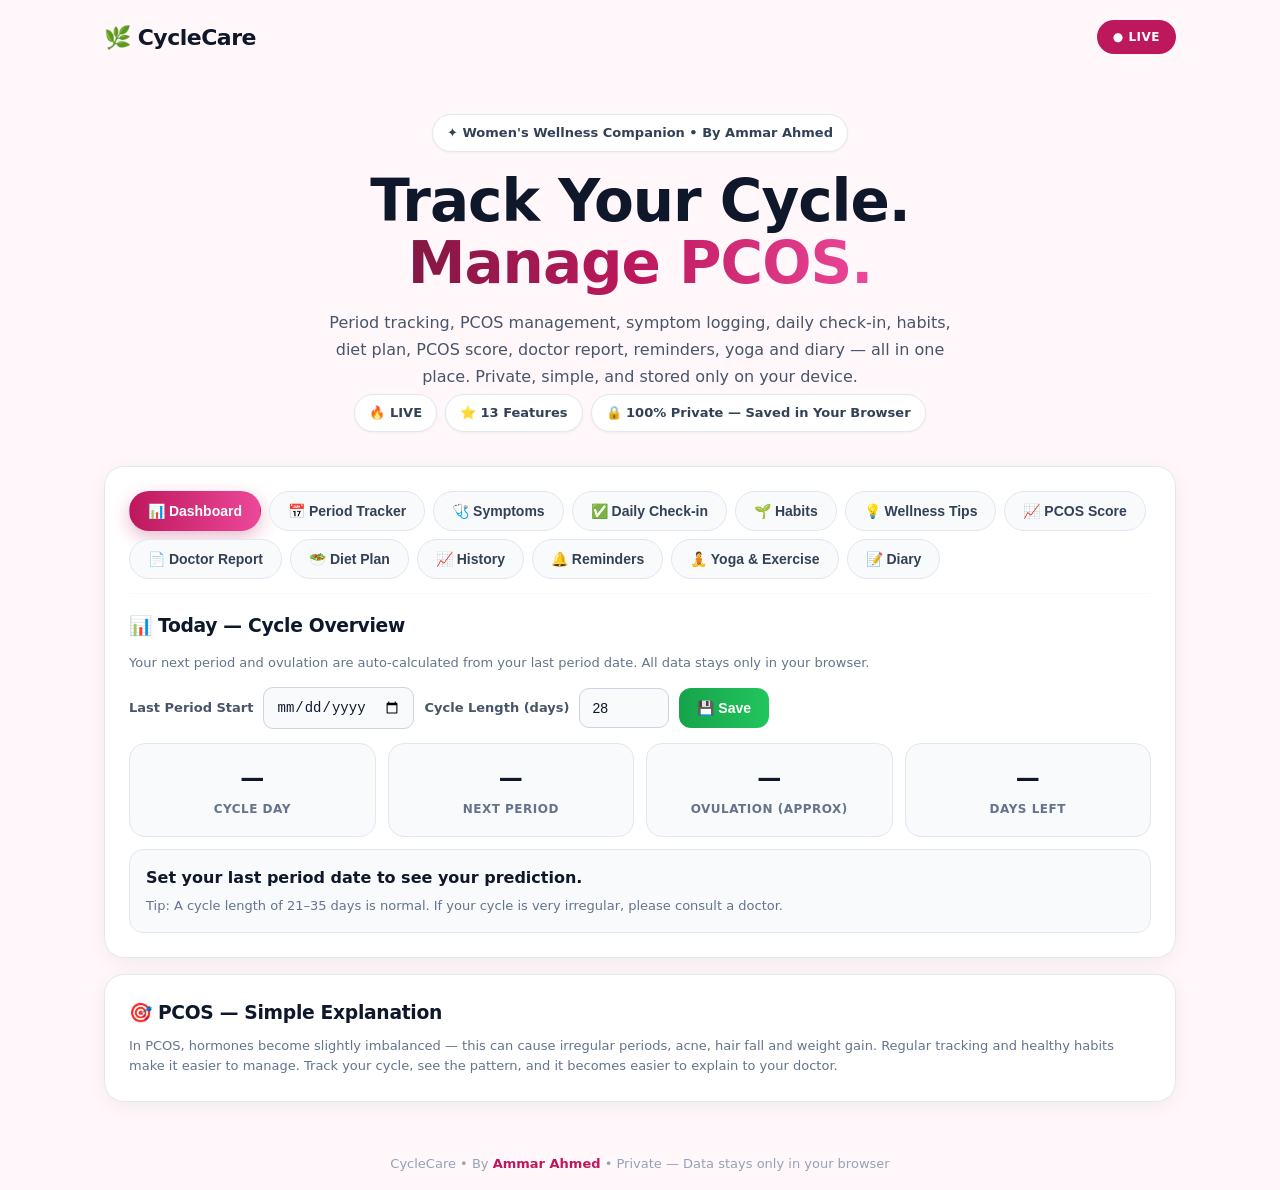
<file: index.html>
<!DOCTYPE html>
<html lang="en">
<head>
<meta charset="utf-8">
<meta name="viewport" content="width=device-width,initial-scale=1">
<title>CycleCare - PCOS Management - Ammar Ahmed</title>
<style>


*{box-sizing:border-box}body{margin:0;font-family:'Segoe UI',system-ui,-apple-system,sans-serif;background:#FFF7FA;color:#0F172A;min-height:100vh;line-height:1.5}
.topnav{max-width:1120px;margin:0 auto;padding:20px 24px;display:flex;justify-content:space-between;align-items:center}.logo{font-weight:800;font-size:22px;color:#0F172A;letter-spacing:-.5px}.logo span{color:#BE185D}.live{background:#BE185D;color:#fff;padding:8px 16px;border-radius:999px;font-weight:700;font-size:12px;letter-spacing:.5px}
.hero{max-width:1120px;margin:0 auto;padding:36px 24px 10px;text-align:center}.hero h1{font-size:clamp(38px,6vw,58px);line-height:1.08;margin:14px 0;letter-spacing:-1px;color:#0F172A}.hero h1 span{background:linear-gradient(90deg,#831843,#BE185D,#EC4899);-webkit-background-clip:text;-webkit-text-fill-color:transparent;background-clip:text}.hero p{color:#475569;max-width:640px;margin:0 auto;line-height:1.7;font-size:16px}
.pill{background:#fff;border:1px solid #E2E8F0;padding:8px 14px;border-radius:999px;font-size:13px;font-weight:600;display:inline-block;margin:4px;color:#334155;box-shadow:0 1px 3px rgba(0,0,0,.05)}
.wrap{max-width:1120px;margin:0 auto;padding:20px 24px}.card{background:#fff;border:1px solid #E2E8F0;border-radius:20px;padding:24px;margin-bottom:16px;box-shadow:0 4px 20px rgba(15,23,42,.06)}
.card h3{color:#0F172A;letter-spacing:-.3px}.tabs{display:flex;gap:8px;flex-wrap:wrap;margin-bottom:18px;padding-bottom:14px;border-bottom:1px solid #FFF7FA}.tab{padding:11px 18px;border-radius:999px;background:#F8FAFC;border:1px solid #E2E8F0;color:#334155;cursor:pointer;font-weight:700;font-size:14px;transition:.15s}.tab:hover{border-color:#FBCFE8;background:#FFF1F2}.tab.active{background:linear-gradient(90deg,#BE185D,#EC4899);border-color:transparent;color:#fff;box-shadow:0 6px 18px rgba(190,24,93,.3)}
.controls{display:flex;gap:10px;flex-wrap:wrap;align-items:center}.controls label{font-size:13px;color:#475569;font-weight:600}.controls select,.controls input[type=number],.controls input[type=date]{background:#F8FAFC;border:1px solid #CBD5E1;color:#0F172A;padding:11px 12px;border-radius:10px;font-size:14px;outline:none}.controls select:focus,.controls input:focus{border-color:#EC4899;box-shadow:0 0 0 3px rgba(236,72,153,.15)}
button{padding:12px 18px;border:none;border-radius:12px;background:linear-gradient(90deg,#BE185D,#EC4899);color:#fff;font-weight:700;cursor:pointer;font-size:14px;transition:.15s}button:hover{transform:translateY(-1px);box-shadow:0 8px 18px rgba(190,24,93,.25)}button.secondary{background:#334155}button.green{background:linear-gradient(90deg,#16A34A,#22C55E)}button.red{background:#7F1D1D}
.stats{display:flex;gap:12px;flex-wrap:wrap}.stat{flex:1;min-width:120px;background:#F8FAFC;border:1px solid #E2E8F0;border-radius:16px;padding:16px;text-align:center}.stat b{font-size:24px;display:block;color:#0F172A}.stat span{font-size:12px;color:#64748B;font-weight:600;text-transform:uppercase;letter-spacing:.5px}
.chip{display:inline-block;padding:9px 14px;border-radius:999px;background:#F8FAFC;border:1px solid #E2E8F0;margin:4px;cursor:pointer;font-size:13px;font-weight:600;color:#334155}.chip.on{background:linear-gradient(90deg,#BE185D,#EC4899);border-color:transparent;color:#fff}
.cal{display:grid;grid-template-columns:repeat(7,1fr);gap:6px;margin-top:12px}.day{background:#F8FAFC;border:1px solid #E2E8F0;border-radius:12px;padding:12px 4px;text-align:center;cursor:pointer;font-size:13px;font-weight:600;color:#334155}.day:hover{border-color:#EC4899}.day.period{background:linear-gradient(135deg,#DC2626,#F87171);color:#fff;border-color:transparent}.day.ovu{background:linear-gradient(135deg,#F59E0B,#FDE68A);color:#111}.day.today{outline:2px solid #EC4899;outline-offset:1px}
.list-box{background:#F8FAFC;border:1px solid #E2E8F0;border-radius:14px;padding:16px;min-height:80px;color:#0F172A}.small{font-size:13px;color:#64748B;line-height:1.6}.footer{text-align:center;color:#94A3B8;font-size:13px;padding:16px}.footer b{color:#BE185D}
.habit{display:flex;justify-content:space-between;align-items:center;background:#F8FAFC;border:1px solid #E2E8F0;border-radius:12px;padding:12px 14px;margin:8px 0;font-weight:600}


</style>
</head>
<body>
<div class="topnav"><div class="logo">🌿 CycleCare</div><div class="live">● LIVE</div></div>
<div class="hero"><div class="pill">✦ Women's Wellness Companion • By Ammar Ahmed</div><h1>Track Your Cycle.<br><span>Manage PCOS.</span></h1><p>Period tracking, PCOS management, symptom logging, daily check-in, habits, diet plan, PCOS score, doctor report, reminders, yoga and diary — all in one place. Private, simple, and stored only on your device.</p><div><span class="pill">🔥 LIVE</span><span class="pill">⭐ 13 Features</span><span class="pill">🔒 100% Private — Saved in Your Browser</span></div></div>
<div class="wrap">
<div class="card">
<div class="tabs" id="tabs">
<button class="tab active" type="button" data-tab="dashboard">📊 Dashboard</button>
<button class="tab" type="button" data-tab="tracker">📅 Period Tracker</button>
<button class="tab" type="button" data-tab="symptoms">🩺 Symptoms</button>
<button class="tab" type="button" data-tab="checkin">✅ Daily Check-in</button>
<button class="tab" type="button" data-tab="habits">🌱 Habits</button>
<button class="tab" type="button" data-tab="tips">💡 Wellness Tips</button>
<button class="tab" type="button" data-tab="score">📈 PCOS Score</button>
<button class="tab" type="button" data-tab="report">📄 Doctor Report</button>
<button class="tab" type="button" data-tab="diet">🥗 Diet Plan</button>
<button class="tab" type="button" data-tab="history">📈 History</button>
<button class="tab" type="button" data-tab="reminders">🔔 Reminders</button>
<button class="tab" type="button" data-tab="yoga">🧘 Yoga & Exercise</button>
<button class="tab" type="button" data-tab="diary">📝 Diary</button>
</div>

<div id="panel-dashboard" style="display:block">
<h3 style="margin:0">📊 Today — Cycle Overview</h3><p class="small">Your next period and ovulation are auto-calculated from your last period date. All data stays only in your browser.</p>
<div class="controls"><label>Last Period Start</label><input type="date" id="lastPeriod"><label>Cycle Length (days)</label><input type="number" id="cycleLen" value="28" min="21" max="45" style="width:90px"><button type="button" class="green" onclick="saveSettings()">💾 Save</button></div>
<div class="stats" style="margin-top:14px"><div class="stat"><b id="cycleDay">—</b><span>Cycle Day</span></div><div class="stat"><b id="nextPeriod">—</b><span>Next Period</span></div><div class="stat"><b id="ovuDay">—</b><span>Ovulation (Approx)</span></div><div class="stat"><b id="daysLeft">—</b><span>Days Left</span></div></div>
<div class="list-box" style="margin-top:12px"><b id="dashMsg">Set your last period date to see your prediction.</b><p class="small" id="dashTip" style="margin:6px 0 0">Tip: A cycle length of 21–35 days is normal. If your cycle is very irregular, please consult a doctor.</p></div>
</div>

<div id="panel-tracker" style="display:none">
<h3 style="margin:0">📅 Period Tracker — This Month</h3><p class="small">Click any date to mark Period / Clear. Red = Period, Yellow = Ovulation (approx).</p>
<div class="controls"><button type="button" onclick="prevMonth()">◀ Prev</button><b id="monthLabel"></b><button type="button" onclick="nextMonth()">Next ▶</button><button type="button" class="secondary" onclick="clearMarks()">🗑️ Clear Marks</button></div>
<div class="cal" id="calendar"></div><p class="small" id="calMsg">Tap a date to mark Period.</p>
</div>

<div id="panel-symptoms" style="display:none">
<h3 style="margin:0">🩺 Symptoms — How Do You Feel Today?</h3><p class="small">Click symptoms to select them, then press Save below.</p>
<div id="symptomChips"></div>
<div class="controls" style="margin-top:10px"><button type="button" class="green" onclick="saveSymptoms()">💾 Save Todays Symptoms</button><button type="button" class="secondary" onclick="clearSymptoms()">Clear</button></div>
<div class="list-box" style="margin-top:12px"><b>Saved:</b><p class="small" id="savedSymptoms">Nothing saved yet.</p></div>
</div>

<div id="panel-checkin" style="display:none">
<h3 style="margin:0">✅ Daily Check-in</h3><p class="small">Track Mood, Energy, Sleep, Water and Exercise daily — patterns become easy to understand.</p>
<div class="controls"><label>Mood</label><select id="mood"><option>😊 Happy</option><option>😐 Okay</option><option>😔 Low</option><option>😡 Irritated</option><option>😰 Anxious</option></select><label>Energy (1-10)</label><input type="number" id="energy" value="6" min="1" max="10" style="width:80px"><label>Sleep (hrs)</label><input type="number" id="sleep" value="7" min="0" max="14" style="width:80px"><label>Water (glasses)</label><input type="number" id="water" value="6" min="0" max="15" style="width:80px"></div>
<div class="controls" style="margin-top:10px"><label>Exercise</label><select id="exercise"><option>🚶 Walk</option><option>🧘 Yoga</option><option>🏃 Run</option><option>🏋️ Gym</option><option>❌ Rest Day</option></select><button type="button" class="green" onclick="saveCheckin()">💾 Save Check-in</button></div>
<div class="list-box" style="margin-top:12px"><b>Todays Check-in:</b><p class="small" id="savedCheckin">No check-in yet today.</p></div>
</div>

<div id="panel-habits" style="display:none">
<h3 style="margin:0">🌱 Healthy Habits for PCOS</h3><p class="small">Small daily habits — tick them off and build a streak.</p>
<div id="habitList"></div><p class="small" id="habitScore">Completed: 0 / 6</p>
</div>

<div id="panel-tips" style="display:none">
<h3 style="margin:0">💡 Wellness Tips</h3>
<div class="list-box"><b>🥗 Diet:</b><p class="small">Choose high-fibre foods, add protein to every meal, and limit sugary drinks. Whole grains and green vegetables help with PCOS.</p></div>
<div class="list-box" style="margin-top:10px"><b>🏃 Movement:</b><p class="small">Walk or do yoga for 30 minutes daily. Regular light exercise works better for PCOS than occasional heavy workouts.</p></div>
<div class="list-box" style="margin-top:10px"><b>😴 Sleep:</b><p class="small">Get 7-8 hours of sleep. Late nights and phone light can disturb hormones.</p></div>
<div class="list-box" style="margin-top:10px"><b>⚠️ When to See a Doctor:</b><p class="small">Missed period for 3+ months, very heavy bleeding, severe pain, or sudden weight gain / hair fall — please consult a doctor. This app is not medical advice.</p></div>
</div>

<div id="panel-score" style="display:none">
<h3 style="margin:0">📈 PCOS Score — Risk Check</h3><p class="small">6 simple questions. Answer honestly — this is only for awareness, not a diagnosis. It will show Low / Medium / High risk based on your score.</p>
<div id="scoreQuestions">
<div style="margin:10px 0"><b>1. Are your periods irregular? (Gap more than 35 days or missed often)</b><div><span class="chip" data-q="0" data-v="0" onclick="selectScore(0,0,this)">Regular (0)</span><span class="chip" data-q="0" data-v="1" onclick="selectScore(0,1,this)">Sometimes Irregular (1)</span><span class="chip" data-q="0" data-v="2" onclick="selectScore(0,2,this)">Often Irregular (2)</span><span class="chip" data-q="0" data-v="3" onclick="selectScore(0,3,this)">Very Irregular / Missed (3)</span></div></div>
<div style="margin:10px 0"><b>2. Do you have acne / oily skin often?</b><div><span class="chip" data-q="1" data-v="0" onclick="selectScore(1,0,this)">No (0)</span><span class="chip" data-q="1" data-v="1" onclick="selectScore(1,1,this)">Mild (1)</span><span class="chip" data-q="1" data-v="2" onclick="selectScore(1,2,this)">Moderate (2)</span><span class="chip" data-q="1" data-v="3" onclick="selectScore(1,3,this)">Severe (3)</span></div></div>
<div style="margin:10px 0"><b>3. Do you have unwanted hair growth (face / chest / back)?</b><div><span class="chip" data-q="2" data-v="0" onclick="selectScore(2,0,this)">No (0)</span><span class="chip" data-q="2" data-v="1" onclick="selectScore(2,1,this)">Little (1)</span><span class="chip" data-q="2" data-v="2" onclick="selectScore(2,2,this)">Noticeable (2)</span><span class="chip" data-q="2" data-v="3" onclick="selectScore(2,3,this)">A Lot (3)</span></div></div>
<div style="margin:10px 0"><b>4. Do you have hair fall / thinning hair?</b><div><span class="chip" data-q="3" data-v="0" onclick="selectScore(3,0,this)">No (0)</span><span class="chip" data-q="3" data-v="1" onclick="selectScore(3,1,this)">Little (1)</span><span class="chip" data-q="3" data-v="2" onclick="selectScore(3,2,this)">Moderate (2)</span><span class="chip" data-q="3" data-v="3" onclick="selectScore(3,3,this)">A Lot (3)</span></div></div>
<div style="margin:10px 0"><b>5. Weight gain / difficulty losing weight?</b><div><span class="chip" data-q="4" data-v="0" onclick="selectScore(4,0,this)">No (0)</span><span class="chip" data-q="4" data-v="1" onclick="selectScore(4,1,this)">Little (1)</span><span class="chip" data-q="4" data-v="2" onclick="selectScore(4,2,this)">Moderate (2)</span><span class="chip" data-q="4" data-v="3" onclick="selectScore(4,3,this)">A Lot (3)</span></div></div>
<div style="margin:10px 0"><b>6. Do you feel tired / mood swings / dark patches (neck / underarms)?</b><div><span class="chip" data-q="5" data-v="0" onclick="selectScore(5,0,this)">No (0)</span><span class="chip" data-q="5" data-v="1" onclick="selectScore(5,1,this)">Sometimes (1)</span><span class="chip" data-q="5" data-v="2" onclick="selectScore(5,2,this)">Often (2)</span><span class="chip" data-q="5" data-v="3" onclick="selectScore(5,3,this)">Always (3)</span></div></div>
</div>
<div class="controls" style="margin-top:12px"><button type="button" class="green" onclick="calcScore()">📊 Calculate My Score</button><button type="button" class="secondary" onclick="resetScore()">🔄 Reset</button></div>
<div class="list-box" style="margin-top:12px"><b id="scoreResult">Answer all 6 questions, then press Calculate.</b><p class="small" id="scoreDetail" style="margin:6px 0 0"></p><p class="small" id="scoreAdvice" style="margin:6px 0 0"></p></div>
<p class="small">⚠️ Note: This is not a medical diagnosis. Only a doctor can diagnose PCOS with tests (Ultrasound + Hormone tests).</p>
</div>

<div id="panel-report" style="display:none">
<h3 style="margin:0">📄 Doctor Report</h3><p class="small">Press one button — your full report with Period + Symptoms + Check-in + Habits + PCOS Score will be generated. Save it as Print / PDF and show it to your doctor.</p>
<div class="controls"><button type="button" class="green" onclick="generateReport()">📄 Generate Report</button><button type="button" onclick="window.print()">🖨️ Print / Save as PDF</button></div>
<div class="list-box" style="margin-top:12px" id="reportBox"><b>No report yet.</b><p class="small">Press Generate Report.</p></div>
<p class="small">Tip: In Print, choose Destination → Save as PDF to save it as a PDF.</p>
</div>

<div id="panel-diet" style="display:none">
<h3 style="margin:0">🥗 7-Day PCOS Diet Plan</h3><p class="small">Simple home food. High fibre + protein, low sugar. Select a day to see the full plan.</p>
<div class="controls"><select id="dietDay" onchange="renderDiet()"><option value="0">Monday</option><option value="1">Tuesday</option><option value="2">Wednesday</option><option value="3">Thursday</option><option value="4">Friday</option><option value="5">Saturday</option><option value="6">Sunday</option></select><button type="button" class="green" onclick="renderDiet()">Show Plan</button></div>
<div class="list-box" style="margin-top:12px" id="dietBox"></div>
<div class="list-box" style="margin-top:10px"><b>✅ Eat More:</b><p class="small">Green vegetables, fruits, whole grains, dal, eggs, curd, nuts, seeds, water.</p><b>❌ Avoid / Limit:</b><p class="small">Sugary drinks, junk food, maida / white bread, too much fried food, excess sweets.</p></div>
</div>

<div id="panel-history" style="display:none">
<h3 style="margin:0">📈 History & Progress</h3><p class="small">Your saved data from this browser — Period marks, check-ins, habits and PCOS score.</p>
<div class="controls"><button type="button" class="green" onclick="renderHistory()">🔄 Refresh History</button><button type="button" class="red" onclick="clearAllData()">🗑️ Clear All Data</button></div>
<div class="list-box" style="margin-top:12px" id="historyBox"></div>
<div class="list-box" style="margin-top:10px"><b>Cycle Pattern (Visual):</b><p class="small" id="historyBars">No data yet.</p><div id="historyBarVisual" style="display:flex;gap:4px;align-items:flex-end;height:60px;margin-top:8px"></div></div>
</div>

<div id="panel-reminders" style="display:none">
<h3 style="margin:0">🔔 Reminders</h3><p class="small">Set daily reminders for water and medicine. Reminders are saved in your browser.</p>
<div class="controls"><label>Water Goal (glasses)</label><input type="number" id="waterGoal" value="8" min="4" max="15" style="width:80px"><label>Medicine / Vitamin Time</label><input type="date" id="medDate"><input type="number" id="medTime" placeholder="e.g. 9 AM" style="width:110px"></div>
<div class="controls" style="margin-top:10px"><input type="number" id="waterDrank" value="0" min="0" max="20" style="width:90px"><button type="button" class="green" onclick="addWater()">💧 +1 Glass Water</button><button type="button" class="secondary" onclick="resetWater()">Reset Water</button><button type="button" class="green" onclick="saveReminder()">💾 Save Reminder</button></div>
<div class="list-box" style="margin-top:12px"><b>Today:</b><p class="small" id="reminderBox">Water: 0 glasses. Set your goal above.</p><p class="small" id="periodReminder">Period reminder will appear here after you set Last Period in Dashboard.</p></div>
</div>

<div id="panel-yoga" style="display:none">
<h3 style="margin:0">🧘 Yoga & Exercise for PCOS</h3><p class="small">Best 6 poses / exercises for PCOS — 10-15 minutes daily is enough. Stop if you feel pain.</p>
<div id="yogaList"></div>
</div>

<div id="panel-diary" style="display:none">
<h3 style="margin:0">📝 Personal Diary / Notes</h3><p class="small">Write anything — mood, pain, thoughts. Private, saved only in your browser.</p>
<div class="controls"><input type="date" id="diaryDate"><button type="button" class="green" onclick="saveDiary()">💾 Save Note</button><button type="button" class="secondary" onclick="clearDiary()">Clear</button></div>
<textarea id="diaryText" rows="5" style="width:100%;margin-top:10px;padding:12px;border-radius:12px;border:1px solid #E2E8F0;font-family:inherit;font-size:14px" placeholder="Today I feel..."></textarea>
<div class="list-box" style="margin-top:12px"><b>Saved Note:</b><p class="small" id="savedDiary">No note saved yet.</p></div>
</div>

</div>
<div class="card"><h3 style="margin:0 0 8px">🎯 PCOS — Simple Explanation</h3><p class="small" style="margin:0">In PCOS, hormones become slightly imbalanced — this can cause irregular periods, acne, hair fall and weight gain. Regular tracking and healthy habits make it easier to manage. Track your cycle, see the pattern, and it becomes easier to explain to your doctor.</p></div>
</div>
<div class="footer">CycleCare • By <b>Ammar Ahmed</b> • Private — Data stays only in your browser</div>
<script>
var symptomsList=['Cramps','Bloating','Mood Swings','Acne','Hair Fall','Fatigue','Headache','Back Pain','Nausea','Breast Tenderness','Cravings','Irregular Period'];
var selectedSymptoms=[];var marks={};var viewDate=new Date();
var habitsList=['🥗 Healthy Breakfast','💧 8 Glasses Water','🚶 30 Min Walk','🧘 10 Min Yoga / Stretch','😴 7+ Hrs Sleep','📵 No Phone 30 Min Before Sleep'];
var habitDone=[];var scoreAns=[-1,-1,-1,-1,-1,-1];
window.switchTab = function(tab){
  document.querySelectorAll('.tab').forEach(function(b){b.classList.toggle('active',b.getAttribute('data-tab')===tab)});
  document.querySelectorAll('[id^="panel-"]').forEach(function(el){el.style.display=(el.id==='panel-'+tab)?'block':'none';});
  if(tab==='tracker')renderCalendar();
  if(tab==='diet')renderDiet();
  if(tab==='history')renderHistory();
  if(tab==='yoga')renderYoga();
  if(tab==='reminders')updatePeriodReminder();
};
function selectScore(q,v,el){scoreAns[q]=v;document.querySelectorAll('.chip[data-q="'+q+'"]').forEach(function(c){c.classList.remove('on');});if(el)el.classList.add('on');}
function calcScore(){if(scoreAns.includes(-1)){alert('Please answer all 6 questions');return;}var total=scoreAns.reduce(function(a,b){return a+b},0);var level='',detail='',advice='';if(total<=4){level='🟢 LOW RISK — Score: '+total+' / 18';detail='Your answers show low signs of PCOS. Keep tracking your cycle and healthy habits.';advice='Advice: Continue healthy diet, 30 min walk daily, and track cycle regularly.';}else if(total<=9){level='🟡 MEDIUM RISK — Score: '+total+' / 18';detail='Some signs are present. It is good to track for 2-3 months and talk to a doctor.';advice='Advice: Track cycle + symptoms daily, avoid sugary drinks, sleep 7-8 hrs, and consult a doctor if irregularity continues.';}else{level='🔴 HIGH RISK — Score: '+total+' / 18';detail='Many signs are present. Please consult a doctor soon for proper tests.';advice='Advice: Book a doctor visit. Doctor may suggest Ultrasound + Hormone tests (LH, FSH, Testosterone). Do not self-diagnose.';}document.getElementById('scoreResult').innerText=level;document.getElementById('scoreDetail').innerText=detail;document.getElementById('scoreAdvice').innerText=advice;localStorage.setItem('cc_score',JSON.stringify({total:total,level:level,date:new Date().toISOString().slice(0,10)}));}
function resetScore(){scoreAns=[-1,-1,-1,-1,-1,-1];document.querySelectorAll('.chip[data-q]').forEach(function(c){c.classList.remove('on');});document.getElementById('scoreResult').innerText='Answer all 6 questions, then press Calculate.';document.getElementById('scoreDetail').innerText='';document.getElementById('scoreAdvice').innerText='';}
function saveSettings(){var d=document.getElementById('lastPeriod').value;var len=parseInt(document.getElementById('cycleLen').value)||28;if(!d){alert('Please choose your last period date');return}localStorage.setItem('cc_last',d);localStorage.setItem('cc_len',len);updateDashboard();alert('Saved ✅');}
function updateDashboard(){var d=localStorage.getItem('cc_last');var len=parseInt(localStorage.getItem('cc_len')||28);document.getElementById('cycleLen').value=len;if(!d)return;document.getElementById('lastPeriod').value=d;var last=new Date(d);var today=new Date();today.setHours(0,0,0,0);var diff=Math.floor((today-last)/86400000)+1;var next=new Date(last);next.setDate(next.getDate()+len);var ovu=new Date(last);ovu.setDate(ovu.getDate()+Math.floor(len/2));var left=Math.max(0,Math.ceil((next-today)/86400000));document.getElementById('cycleDay').innerText='Day '+Math.max(1,diff);document.getElementById('nextPeriod').innerText=next.toDateString().slice(4);document.getElementById('ovuDay').innerText=ovu.toDateString().slice(4);document.getElementById('daysLeft').innerText=left+' days';document.getElementById('dashMsg').innerText='Cycle Day '+diff+' — Next period '+next.toDateString().slice(4)+' is expected.';}
function renderCalendar(){var y=viewDate.getFullYear(),m=viewDate.getMonth();document.getElementById('monthLabel').innerText=viewDate.toLocaleString('en',{month:'long',year:'numeric'});var box=document.getElementById('calendar');box.innerHTML='';var first=new Date(y,m,1);var days=new Date(y,m+1,0).getDate();for(var i=0;i<first.getDay();i++){var e=document.createElement('div');box.appendChild(e);}for(var d=1;d<=days;d++){var dt=new Date(y,m,d);var key=dt.toISOString().slice(0,10);var el=document.createElement('div');el.className='day';el.innerText=d;if(marks[key])el.classList.add('period');var today=new Date();if(dt.toDateString()===today.toDateString())el.classList.add('today');(function(k,el2){el2.onclick=function(){if(marks[k])delete marks[k];else marks[k]='period';localStorage.setItem('cc_marks',JSON.stringify(marks));renderCalendar();}})(key,el);box.appendChild(el);}document.getElementById('calMsg').innerText='Marked days: '+Object.keys(marks).length;}
function prevMonth(){viewDate.setMonth(viewDate.getMonth()-1);renderCalendar();}function nextMonth(){viewDate.setMonth(viewDate.getMonth()+1);renderCalendar();}function clearMarks(){marks={};localStorage.removeItem('cc_marks');renderCalendar();}
function renderSymptoms(){var box=document.getElementById('symptomChips');if(!box)return;box.innerHTML='';symptomsList.forEach(function(s){var c=document.createElement('span');c.className='chip'+(selectedSymptoms.includes(s)?' on':'');c.innerText=s;c.onclick=function(){if(selectedSymptoms.includes(s))selectedSymptoms=selectedSymptoms.filter(function(x){return x!==s});else selectedSymptoms.push(s);renderSymptoms();};box.appendChild(c);});}
function saveSymptoms(){localStorage.setItem('cc_symptoms_'+new Date().toISOString().slice(0,10),JSON.stringify(selectedSymptoms));document.getElementById('savedSymptoms').innerText=selectedSymptoms.length?selectedSymptoms.join(', '):'None selected';alert('Symptoms saved ✅');}function clearSymptoms(){selectedSymptoms=[];renderSymptoms();}
function saveCheckin(){var data={mood:document.getElementById('mood').value,energy:document.getElementById('energy').value,sleep:document.getElementById('sleep').value,water:document.getElementById('water').value,exercise:document.getElementById('exercise').value};localStorage.setItem('cc_checkin_'+new Date().toISOString().slice(0,10),JSON.stringify(data));document.getElementById('savedCheckin').innerText=data.mood+' | Energy '+data.energy+'/10 | Sleep '+data.sleep+'h | Water '+data.water+' glasses | '+data.exercise;alert('Check-in saved ✅');}
function renderHabits(){var box=document.getElementById('habitList');if(!box)return;box.innerHTML='';habitsList.forEach(function(h,i){var row=document.createElement('div');row.className='habit';var done=habitDone.includes(i);row.innerHTML='<span>'+(done?'✅ ':'⬜ ')+h+'</span>';var b=document.createElement('button');b.innerText=done?'Done ✓':'Mark Done';b.className=done?'green':'secondary';b.onclick=function(){if(done)habitDone=habitDone.filter(function(x){return x!==i});else habitDone.push(i);localStorage.setItem('cc_habits_'+new Date().toISOString().slice(0,10),JSON.stringify(habitDone));renderHabits();};row.appendChild(b);box.appendChild(row);});document.getElementById('habitScore').innerText='Completed: '+habitDone.length+' / '+habitsList.length;}
function generateReport(){var today=new Date().toISOString().slice(0,10);var last=localStorage.getItem('cc_last')||'Not set';var len=localStorage.getItem('cc_len')||'28';var sym=localStorage.getItem('cc_symptoms_'+today)||'[]';var chk=localStorage.getItem('cc_checkin_'+today)||'null';var hab=localStorage.getItem('cc_habits_'+today)||'[]';var sc=localStorage.getItem('cc_score')||'null';var marksCount=0;try{marksCount=Object.keys(JSON.parse(localStorage.getItem('cc_marks')||'{}')).length;}catch(e){}var chkText='Not done today';if(chk!=='null'){var cd=JSON.parse(chk);chkText=cd.mood+' | Energy '+cd.energy+'/10 | Sleep '+cd.sleep+'h | Water '+cd.water+' glasses | '+cd.exercise;}var symText='None selected';try{var sa=JSON.parse(sym);if(sa.length)symText=sa.join(', ');}catch(e){}var scText='Not calculated yet';if(sc!=='null'){var sd=JSON.parse(sc);scText=sd.level+' (Date: '+sd.date+')';}var habText='0 / 6';try{habText=JSON.parse(hab).length+' / 6 habits done';}catch(e){}var html2='<h3 style="margin:0">CycleCare — Doctor Report</h3><p class="small">Date: '+today+' | Generated from CycleCare App</p><p><b>Last Period:</b> '+last+'<br><b>Cycle Length:</b> '+len+' days<br><b>Total Marked Period Days:</b> '+marksCount+'<br><b>Todays Symptoms:</b> '+symText+'<br><b>Todays Check-in:</b> '+chkText+'<br><b>Todays Habits:</b> '+habText+'<br><b>PCOS Score:</b> '+scText+'</p><p class="small">Patient Note: This report is generated from self-tracked data in the app. It is not a medical diagnosis. Please consult a doctor for proper diagnosis.</p>';document.getElementById('reportBox').innerHTML=html2;alert('Report ready ✅');}
var dietPlans=[{b:'Oats + Milk + Banana',l:'Dal + Brown Rice + Salad',d:'Grilled Paneer + Roti + Vegetables',s:'Curd + Nuts'},{b:'Poha + Peanuts + Tea (less sugar)',l:'Rajma + Rice + Cucumber',d:'Chicken / Soya + Roti + Dal',s:'Fruit + Seeds'},{b:'Eggs + Whole Wheat Toast',l:'Chole + Rice + Salad',d:'Vegetable Soup + Paneer',s:'Buttermilk + Roasted Chana'},{b:'Idli + Sambar',l:'Dal + Roti + Bhindi',d:'Fish / Tofu + Rice + Salad',s:'Apple + Walnuts'},{b:'Smoothie (Banana + Milk + Seeds)',l:'Veg Pulao + Curd + Salad',d:'Dal + Roti + Palak',s:'Green Tea + Almonds'},{b:'Paratha (less oil) + Curd',l:'Kadhi + Rice + Salad',d:'Paneer Tikka + Roti',s:'Orange + Pumpkin Seeds'},{b:'Upma + Coconut + Tea',l:'Chicken Curry + Rice + Salad',d:'Khichdi + Curd + Papad',s:'Milk + Dates'}];
var dietDays=['Monday','Tuesday','Wednesday','Thursday','Friday','Saturday','Sunday'];
function renderDiet(){var i=parseInt(document.getElementById('dietDay').value)||0;var p=dietPlans[i];document.getElementById('dietBox').innerHTML='<b>'+dietDays[i]+' — Full Day Plan</b><p><b>🌅 Breakfast:</b> '+p.b+'<br><b>☀️ Lunch:</b> '+p.l+'<br><b>🌙 Dinner:</b> '+p.d+'<br><b>🍎 Snack:</b> '+p.s+'</p><p class="small">Drink 8 glasses of water. Avoid sugary drinks today.</p>';}
function renderHistory(){var today=new Date().toISOString().slice(0,10);var marksCount=0;try{marksCount=Object.keys(JSON.parse(localStorage.getItem('cc_marks')||'{}')).length;}catch(e){}var sc=localStorage.getItem('cc_score');var scText='Not calculated yet';if(sc){try{var sd=JSON.parse(sc);scText=sd.level+' (Date: '+sd.date+')';}catch(e){}}var chk=localStorage.getItem('cc_checkin_'+today);var chkText='No check-in today';if(chk){try{var cd=JSON.parse(chk);chkText=cd.mood+' | Energy '+cd.energy+'/10 | Sleep '+cd.sleep+'h | Water '+cd.water+' glasses';}catch(e){}}var hab=localStorage.getItem('cc_habits_'+today);var habText='0 / 6';try{habText=JSON.parse(hab||'[]').length+' / 6 habits';}catch(e){}document.getElementById('historyBox').innerHTML='<b>Summary</b><p>Total Marked Period Days: '+marksCount+'<br>PCOS Score: '+scText+'<br>Todays Check-in: '+chkText+'<br>Todays Habits: '+habText+'</p>';var vis=document.getElementById('historyBarVisual');if(vis){vis.innerHTML='';var vals=[marksCount,JSON.parse(hab||'[]').length,chk?1:0];vals.forEach(function(v){var d=document.createElement('div');d.style.width='28px';d.style.height=Math.max(8,v*10)+'px';d.style.background='linear-gradient(180deg,#BE185D,#EC4899)';d.style.borderRadius='6px 6px 0 0';vis.appendChild(d);});}document.getElementById('historyBars').innerText='Bars: Period Days | Habits Done | Check-in Done';}
function clearAllData(){if(!confirm('Clear ALL saved data? This cannot be undone.'))return;Object.keys(localStorage).forEach(function(k){if(k.indexOf('cc_')===0)localStorage.removeItem(k);});alert('All data cleared.');location.reload();}
function addWater(){var cur=parseInt(document.getElementById('waterDrank').value||0);cur++;document.getElementById('waterDrank').value=cur;var goal=parseInt(document.getElementById('waterGoal').value||8);document.getElementById('reminderBox').innerText='Water: '+cur+' / '+goal+' glasses.';localStorage.setItem('cc_water_'+new Date().toISOString().slice(0,10),String(cur));if(cur>=goal)document.getElementById('reminderBox').innerText+=' — Goal reached! Great job!';}
function resetWater(){document.getElementById('waterDrank').value=0;document.getElementById('reminderBox').innerText='Water: 0 glasses.';}
function saveReminder(){var goal=document.getElementById('waterGoal').value;var med=document.getElementById('medDate').value;localStorage.setItem('cc_reminder',JSON.stringify({goal:goal,med:med}));alert('Reminder saved ✅');updatePeriodReminder();}
function updatePeriodReminder(){var d=localStorage.getItem('cc_last');var len=parseInt(localStorage.getItem('cc_len')||28);if(!d)return;var last=new Date(d);var next=new Date(last);next.setDate(next.getDate()+len);var today=new Date();var left=Math.ceil((next-today)/86400000);var el=document.getElementById('periodReminder');if(el)el.innerText='🔔 Period Reminder: Next period in '+Math.max(0,left)+' days ('+next.toDateString().slice(4)+'). Drink water and rest well.';}
var yogaList=[{n:'🧘 Surya Namaskar (5 rounds)',d:'Full body warm-up. Improves blood flow and hormones.'},{n:'🦋 Butterfly Pose (Baddha Konasana) — 2 min',d:'Opens hips, helps period flow and PCOS.'},{n:'🐍 Cobra Pose (Bhujangasana) — 1 min',d:'Strengthens back, helps digestion and hormones.'},{n:'🧎 Cat-Cow Pose — 2 min',d:'Relieves back pain and cramps.'},{n:'🚶 30 Min Walk',d:'Best daily exercise for PCOS. Easy and effective.'},{n:'🧘 Anulom Vilom (5 min)',d:'Calms mind, reduces stress and mood swings.'}];
function renderYoga(){var box=document.getElementById('yogaList');if(!box)return;box.innerHTML='';yogaList.forEach(function(y){var d=document.createElement('div');d.className='list-box';d.style.marginTop='10px';d.innerHTML='<b>'+y.n+'</b><p class="small" style="margin:4px 0 0">'+y.d+'</p>';box.appendChild(d);});}
function saveDiary(){var date=document.getElementById('diaryDate').value||new Date().toISOString().slice(0,10);var txt=document.getElementById('diaryText').value;if(!txt.trim()){alert('Please write something first');return;}localStorage.setItem('cc_diary_'+date,txt);document.getElementById('savedDiary').innerText=date+': '+txt;alert('Diary saved ✅');}
function clearDiary(){document.getElementById('diaryText').value='';}
function loadAll(){try{marks=JSON.parse(localStorage.getItem('cc_marks')||'{}');}catch(e){marks={};}var today=new Date().toISOString().slice(0,10);try{habitDone=JSON.parse(localStorage.getItem('cc_habits_'+today)||'[]');}catch(e){habitDone=[];}var s=localStorage.getItem('cc_symptoms_'+today);if(s){try{document.getElementById('savedSymptoms').innerText=JSON.parse(s).join(', ')||'—';}catch(e){}}var c=localStorage.getItem('cc_checkin_'+today);if(c){try{var d=JSON.parse(c);document.getElementById('savedCheckin').innerText=d.mood+' | Energy '+d.energy+'/10 | Sleep '+d.sleep+'h | Water '+d.water+' glasses | '+d.exercise;}catch(e){}}updateDashboard();renderCalendar();renderSymptoms();renderHabits();}
try{loadAll();}catch(e){console.log(e);}
try{renderDiet();}catch(e){}
try{renderYoga();}catch(e){}
document.querySelectorAll('.tab').forEach(function(btn){
  btn.addEventListener('click', function(ev){
    ev.preventDefault();
    var t = btn.getAttribute('data-tab');
    if(t) window.switchTab(t);
  });
});
</script>
</body>
</html>
</file>
